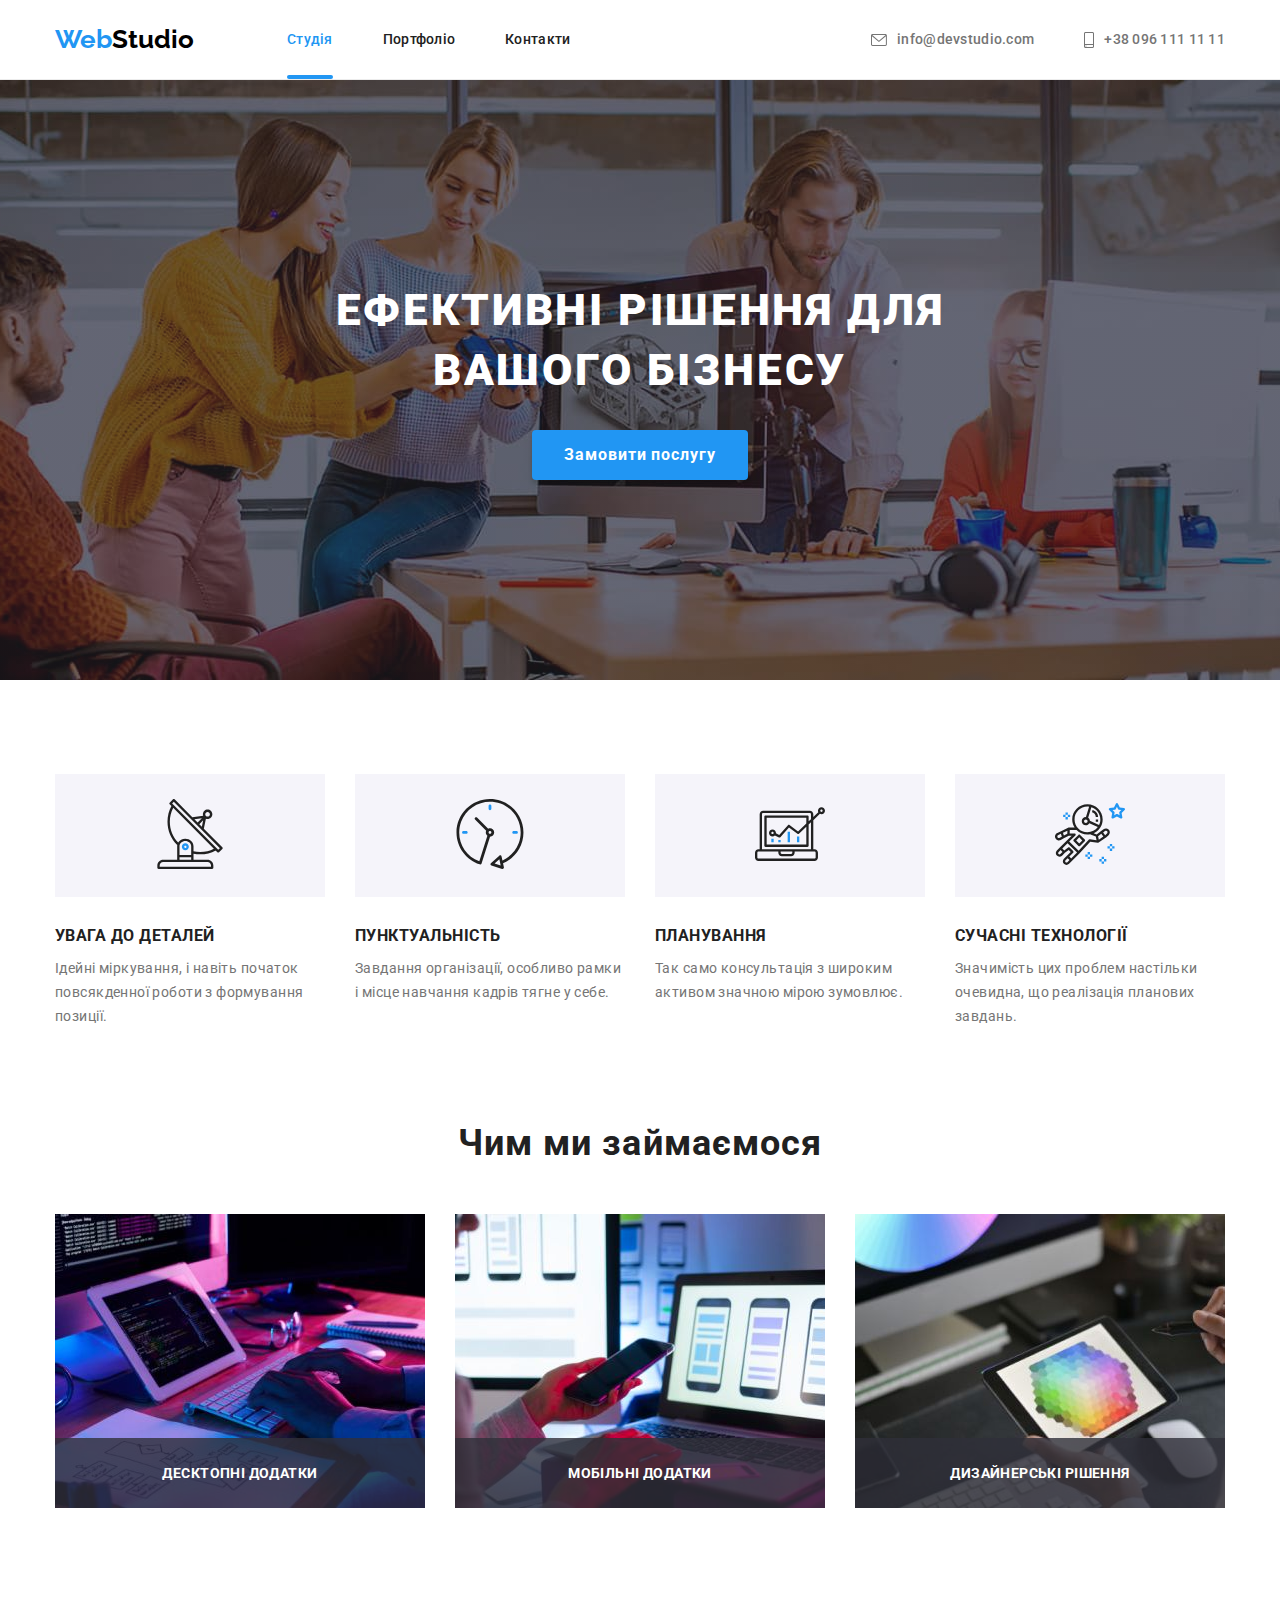
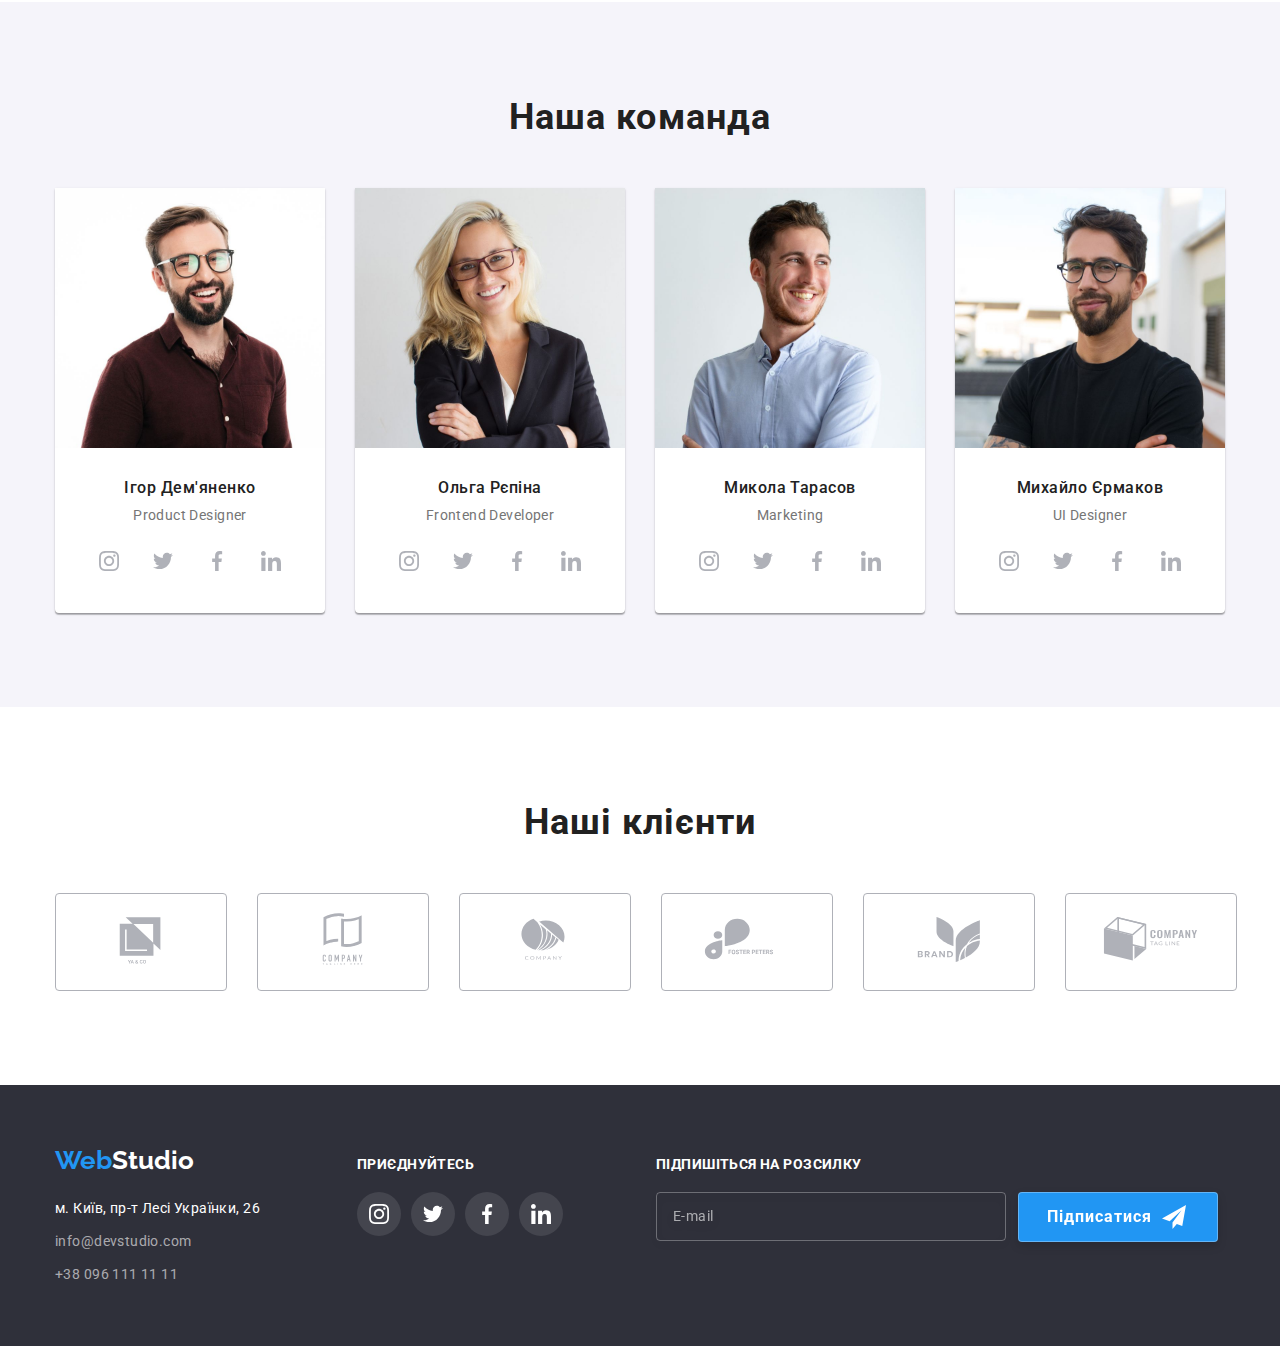
<file: index.html>
<!DOCTYPE html>
<html lang="uk">

<head>
  <meta charset="UTF-8" />
  <meta http-equiv="X-UA-Compatible" content="IE=edge" />
  <meta name="viewport" content="width=device-width, initial-scale=1.0" />
  <link rel="preconnect" href="https://fonts.googleapis.com" />
  <link rel="preconnect" href="https://fonts.gstatic.com" crossorigin />
  <link
    href="https://fonts.googleapis.com/css2?family=Montserrat:wght@400;700&family=Raleway:wght@700&family=Roboto:wght@400;500;700;900&display=swap"
    rel="stylesheet" />
  <link rel="stylesheet"
    href="https://cdnjs.cloudflare.com/ajax/libs/modern-normalize/1.1.0/modern-normalize.min.css" />
  <link rel="stylesheet" href="./css/styles.css" />
  <title>Студія</title>
</head>

<body>
  <!-- header -->
  <header class="header">
    <div class="container">
      <!--logo-->
      <a class="logo" href="./index.html" lang="en"><span class="logo-accent">Web</span>Studio</a>
      <!--nav-->
      <nav class="nav">
        <ul class="list">
          <li class="item">
            <a class="link link-current" href="./index.html">Студія</a>
          </li>
          <li class="item"><a class="link" href="./portfolio.html">Портфоліо</a></li>
          <li class="item"><a class="link" href="">Контакти</a></li>
        </ul>
      </nav>
      <!--contacts-->
      <ul class="contacts">
        <li class="item">
          <a class="link" href="mailto:info@devstudio.com" lang="en"><svg class="contacts-icon" width="16" height="12">
              <use href="./images/symbol-defs.svg#icon-envelope"></use>
            </svg>info@devstudio.com</a>
        </li>
        <li class="item">
          <a class="link" href="tel:+380961111111"><svg class="contacts-icon" width="10" height="16">
              <use href="./images/symbol-defs.svg#icon-smartphone"></use>
            </svg>+38 096 111 11 11</a>
        </li>
      </ul>
    </div>
  </header>
  <!-- main -->
  <main>
    <!--section-hero -->
    <section class="section hero">
      <div class="container">
        <h1 class="title">Ефективні рішення для вашого бізнесу</h1>
        <button data-modal-open class="button" type="button">Замовити послугу</button>
      </div>
    </section>
    <!-- section-features -->
    <section class="section features">
      <div class="container">
        <h2 class="features-title">Наші переваги</h2>
        <ul class="features-list">
          <li class="item">
            <div class="features-thumb">
              <svg class="features-icon" width="70" height="70">
                <use href="./images/symbol-defs.svg#icon-antenna"></use>
              </svg>
            </div>
            <h3 class="title">Увага до деталей</h3>
            <p class="text">
              Ідейні міркування, і навіть початок повсякденної роботи з формування позиції.
            </p>
          </li>
          <li class="item">
            <div class="features-thumb">
              <svg class="features-icon" width="70" height="70">
                <use href="./images/symbol-defs.svg#icon-clock"></use>
              </svg>
            </div>
            <h3 class="title">Пунктуальність</h3>
            <p class="text">
              Завдання організації, особливо рамки і місце навчання кадрів тягне у себе.
            </p>
          </li>
          <li class="item">
            <div class="features-thumb">
              <svg class="features-icon" width="70" height="70">
                <use href="./images/symbol-defs.svg#icon-diagram"></use>
              </svg>
            </div>
            <h3 class="title">Планування</h3>
            <p class="text">Так само консультація з широким активом значною мірою зумовлює.</p>
          </li>
          <li class="item">
            <div class="features-thumb">
              <svg class="features-icon" width="70" height="70">
                <use href="./images/symbol-defs.svg#icon-astronaut"></use>
              </svg>
            </div>
            <h3 class="title">Сучасні технології</h3>
            <p class="text">
              Значимість цих проблем настільки очевидна, що реалізація планових завдань.
            </p>
          </li>
        </ul>
      </div>
    </section>
    <!-- section-work -->
    <section class="section work">
      <div class="container">
        <h2 class="work-title">Чим ми займаємося</h2>
        <ul class="list">
          <li class="item">
            <img class="img-no-gap" src="./images/box-1.jpg" alt="Написання коду" width="370" height="294" />
            <div class="description">Десктопні додатки</div>
          </li>
          <li class="item">
            <img class="img-no-gap" src="./images/box-2.jpg" alt="Адаптація під мобільні пристрої" width="370"
              height="294" />
            <div class="description">Мобільні додатки</div>
          </li>
          <li class="item">
            <img class="img-no-gap" src="./images/box-3.jpg" alt="Розробка дизайну" width="370" height="294" />
            <div class="description">Дизайнерські рішення </div>
          </li>
        </ul>
      </div>
    </section>
    <!-- section-team -->
    <section class="section team">
      <div class="container">
        <h2 class="team-title">Наша команда</h2>
        <ul class="list">
          <li class="item">
            <img class="img-no-gap" src="./images/img-1.jpg" alt="Ігор Дем'яненко" width="270" height="260" />
            <div class="team-card">
              <h3 class="title">Ігор Дем'яненко</h3>
              <p class="text" lang="en">Product Designer</p>
              <ul class="social-list">
                <li class="social-item">
                  <a href="" class="social-link">
                    <svg class="social-icon" width="20" height="20">
                      <use href="./images/symbol-defs.svg#icon-instagram"></use>
                    </svg>
                  </a>
                </li>
                <li class="social-item">
                  <a href="" class="social-link">
                    <svg class="social-icon" width="20" height="20">
                      <use href="./images/symbol-defs.svg#icon-twitter"></use>
                    </svg>
                  </a>
                </li>
                <li class="social-item">
                  <a href="" class="social-link">
                    <svg class="social-icon" width="20" height="20">
                      <use href="./images/symbol-defs.svg#icon-facebook"></use>
                    </svg>
                  </a>
                </li>
                <li class="social-item">
                  <a href="" class="social-link">
                    <svg class="social-icon" width="20" height="20">
                      <use href="./images/symbol-defs.svg#icon-linkedin"></use>
                    </svg>
                  </a>
                </li>
              </ul>
            </div>
          </li>
          <li class="item">
            <img class="img-no-gap" src="./images/img-2.jpg" alt="Ольга Рєпіна" width="270" height="260" />
            <div class="team-card">
              <h3 class="title">Ольга Рєпіна</h3>
              <p class="text" lang="en">Frontend Developer</p>
              <ul class="social-list">
                <li class="social-item">
                  <a href="" class="social-link">
                    <svg class="social-icon" width="20" height="20">
                      <use href="./images/symbol-defs.svg#icon-instagram"></use>
                    </svg>
                  </a>
                </li>
                <li class="social-item">
                  <a href="" class="social-link">
                    <svg class="social-icon" width="20" height="20">
                      <use href="./images/symbol-defs.svg#icon-twitter"></use>
                    </svg>
                  </a>
                </li>
                <li class="social-item">
                  <a href="" class="social-link">
                    <svg class="social-icon" width="20" height="20">
                      <use href="./images/symbol-defs.svg#icon-facebook"></use>
                    </svg>
                  </a>
                </li>
                <li class="social-item">
                  <a href="" class="social-link">
                    <svg class="social-icon" width="20" height="20">
                      <use href="./images/symbol-defs.svg#icon-linkedin"></use>
                    </svg>
                  </a>
                </li>
              </ul>
            </div>
          </li>
          <li class="item">
            <img class="img-no-gap" src="./images/img-3.jpg" alt="Микола Тарасов" width="270" height="260" />
            <div class="team-card">
              <h3 class="title">Микола Тарасов</h3>
              <p class="text" lang="en">Marketing</p>
              <ul class="social-list">
                <li class="social-item">
                  <a href="" class="social-link">
                    <svg class="social-icon" width="20" height="20">
                      <use href="./images/symbol-defs.svg#icon-instagram"></use>
                    </svg>
                  </a>
                </li>
                <li class="social-item">
                  <a href="" class="social-link">
                    <svg class="social-icon" width="20" height="20">
                      <use href="./images/symbol-defs.svg#icon-twitter"></use>
                    </svg>
                  </a>
                </li>
                <li class="social-item">
                  <a href="" class="social-link">
                    <svg class="social-icon" width="20" height="20">
                      <use href="./images/symbol-defs.svg#icon-facebook"></use>
                    </svg>
                  </a>
                </li>
                <li class="social-item">
                  <a href="" class="social-link">
                    <svg class="social-icon" width="20" height="20">
                      <use href="./images/symbol-defs.svg#icon-linkedin"></use>
                    </svg>
                  </a>
                </li>
              </ul>
            </div>
          </li>
          <li class="item">
            <img class="img-no-gap" src="./images/img-4.jpg" alt="Михайло Єрмаков" width="270" height="260" />
            <div class="team-card">
              <h3 class="title">Михайло Єрмаков</h3>
              <p class="text" lang="en">UI Designer</p>
              <ul class="social-list">
                <li class="social-item">
                  <a href="" class="social-link">
                    <svg class="social-icon" width="20" height="20">
                      <use href="./images/symbol-defs.svg#icon-instagram"></use>
                    </svg>
                  </a>
                </li>
                <li class="social-item">
                  <a href="" class="social-link">
                    <svg class="social-icon" width="20" height="20">
                      <use href="./images/symbol-defs.svg#icon-twitter"></use>
                    </svg>
                  </a>
                </li>
                <li class="social-item">
                  <a href="" class="social-link">
                    <svg class="social-icon" width="20" height="20">
                      <use href="./images/symbol-defs.svg#icon-facebook"></use>
                    </svg>
                  </a>
                </li>
                <li class="social-item">
                  <a href="" class="social-link">
                    <svg class="social-icon" width="20" height="20">
                      <use href="./images/symbol-defs.svg#icon-linkedin"></use>
                    </svg>
                  </a>
                </li>
              </ul>
            </div>
          </li>
        </ul>
      </div>
    </section>
    <section class="section clients">
      <div class="container">
        <h2 class="title">Наші клієнти</h2>
        <ul class="list">
          <li class="item">
            <a href="" class="link">
              <svg class="client-logo" width="106" height="60">
                <use href="./images/symbol-defs.svg#icon-logo-1"></use>
              </svg>
            </a>
          </li>
          <li class="item">
            <a href="" class="link">
              <svg class="client-logo" width="106" height="60">
                <use href="./images/symbol-defs.svg#icon-logo-2"></use>
              </svg>
            </a>
          </li>
          <li class="item">
            <a href="" class="link">
              <svg class="client-logo" width="106" height="60">
                <use href="./images/symbol-defs.svg#icon-logo-3"></use>
              </svg>
            </a>
          </li>
          <li class="item">
            <a href="" class="link">
              <svg class="client-logo" width="106" height="60">
                <use href="./images/symbol-defs.svg#icon-logo-4"></use>
              </svg>
            </a>
          </li>
          <li class="item">
            <a href="" class="link">
              <svg class="client-logo" width="106" height="60">
                <use href="./images/symbol-defs.svg#icon-logo-5"></use>
              </svg>
            </a>
          </li>
          <li class="item">
            <a href="" class="link">
              <svg class="client-logo" width="106" height="60">
                <use href="./images/symbol-defs.svg#icon-logo-6"></use>
              </svg>
            </a>
          </li>
        </ul>
            </div>
    </section>

  </main>
  <footer class="footer">
    <div class="container footer-container">
      <div>
        <a class="logo" href="./index.html" lang="en">
          <span class="logo-accent">Web</span>Studio</a>
        <address class="address">
          <ul class="list">
            <li class="item">
              <a href="https://goo.gl/maps/Yz7MCniwzXUrZasD7" class="location" target="_blank">м. Київ, пр-т Лесі
                Українки, 26</a>
            </li>
            <li class="item">
              <a class="link" href="mailto:info@devstudio.com" lang="en">info@devstudio.com</a>
            </li>
            <li class="item">
              <a class="link" href="tel:+380961111111">+38 096 111 11 11</a>
            </li>
          </ul>
        </address>
      </div>
      <div class="follow">
        <h3 class="title">Приєднуйтесь</h3>
        <ul class="follow-list">
          <li class="follow-item">
            <a href="" class="follow-link">
              <svg class="follow-icon" width="20" height="20">
                <use href="./images/symbol-defs.svg#icon-instagram"></use>
              </svg>
            </a>
          </li>
          <li class="follow-item">
            <a href="" class="follow-link">
              <svg class="follow-icon" width="20" height="20">
                <use href="./images/symbol-defs.svg#icon-twitter"></use>
              </svg>
            </a>
          </li>
          <li class="follow-item">
            <a href="" class="follow-link">
              <svg class="follow-icon" width="20" height="20">
                <use href="./images/symbol-defs.svg#icon-facebook"></use>
              </svg>
            </a>
          </li>
          <li class="follow-item">
            <a href="" class="follow-link">
              <svg class="follow-icon" width="20" height="20">
                <use href="./images/symbol-defs.svg#icon-linkedin"></use>
              </svg>
            </a>
          </li>
        </ul>
      </div>
      <div class="subscribe">
        <label for="subscribe-email">Підпишіться на розсилку</label>
        <form class="subscribe-form">
          <input type="email" name="subscribe-email" id="subscribe-email" placeholder="E-mail">
          <button type="submit" class="submit-email">Підписатися
            <svg class="send" width="24" height="24">
              <use href="./images/symbol-defs.svg#icon-send"></use>
            </svg>
          </button>
        </form>
      </div>
    </div>
  </footer>
  <!-- Modal window -->
  <div class="backdrop is-hidden" data-modal>
    <div class="modal">
      <button data-modal-close type="button" class="close-modal-button">
        <svg width="11" height="11">
          <use href="./images/symbol-defs.svg#icon-close"></use>
        </svg>
      </button>
      <h2 class="form-title">Залиште свої дані, ми вам передзвонимо</h2>
      <form class="form">

        <div class="input-area">

          <label for="name">Ім'я</label>
          <div class="input">
            <input type="text" name="name" id="name">
            <svg class="icon" width="18" height="18">
              <use href="./images/symbol-defs.svg#icon-name"></use>
            </svg>
          </div>

          <label for="tel">Телефон</label>
          <div class="input">
            <input type="tel" name="tel" id="tel">
            <svg class="icon" width="18" height="18">
              <use href="./images/symbol-defs.svg#icon-tel"></use>
            </svg>
          </div>

          <label for="email">Пошта</label>
          <div class="input">
            <input type="email" name="email" id="email">
            <svg class="icon" width="18" height="18">
              <use href="./images/symbol-defs.svg#icon-email"></use>
            </svg>
          </div>

          <label for="comment">Коментар</label>
          <textarea name="comment" id="comment" rows="5" placeholder="Введіть текст"></textarea>
        </div>

        <div class="confirm">
          <label class="checkbox-label">
            <input class="checkbox" type="checkbox" name="confirm">
            <span class="icon">
              <!-- <svg width="16" height="15">
                <use href="./images/symbol-defs.svg#icon-check"></use>
              </svg> -->
            </span>
            Погоджуюся з розсилкою та приймаю &nbsp;<a href="" class="link">Умови договору</a>
          </label>
        </div>

        <button class="submit-btn" type="submit">Відправити</button>
      </form>
    </div>
  </div>
  <script src="./js/modal.js"></script>
</body>
</html>
</file>
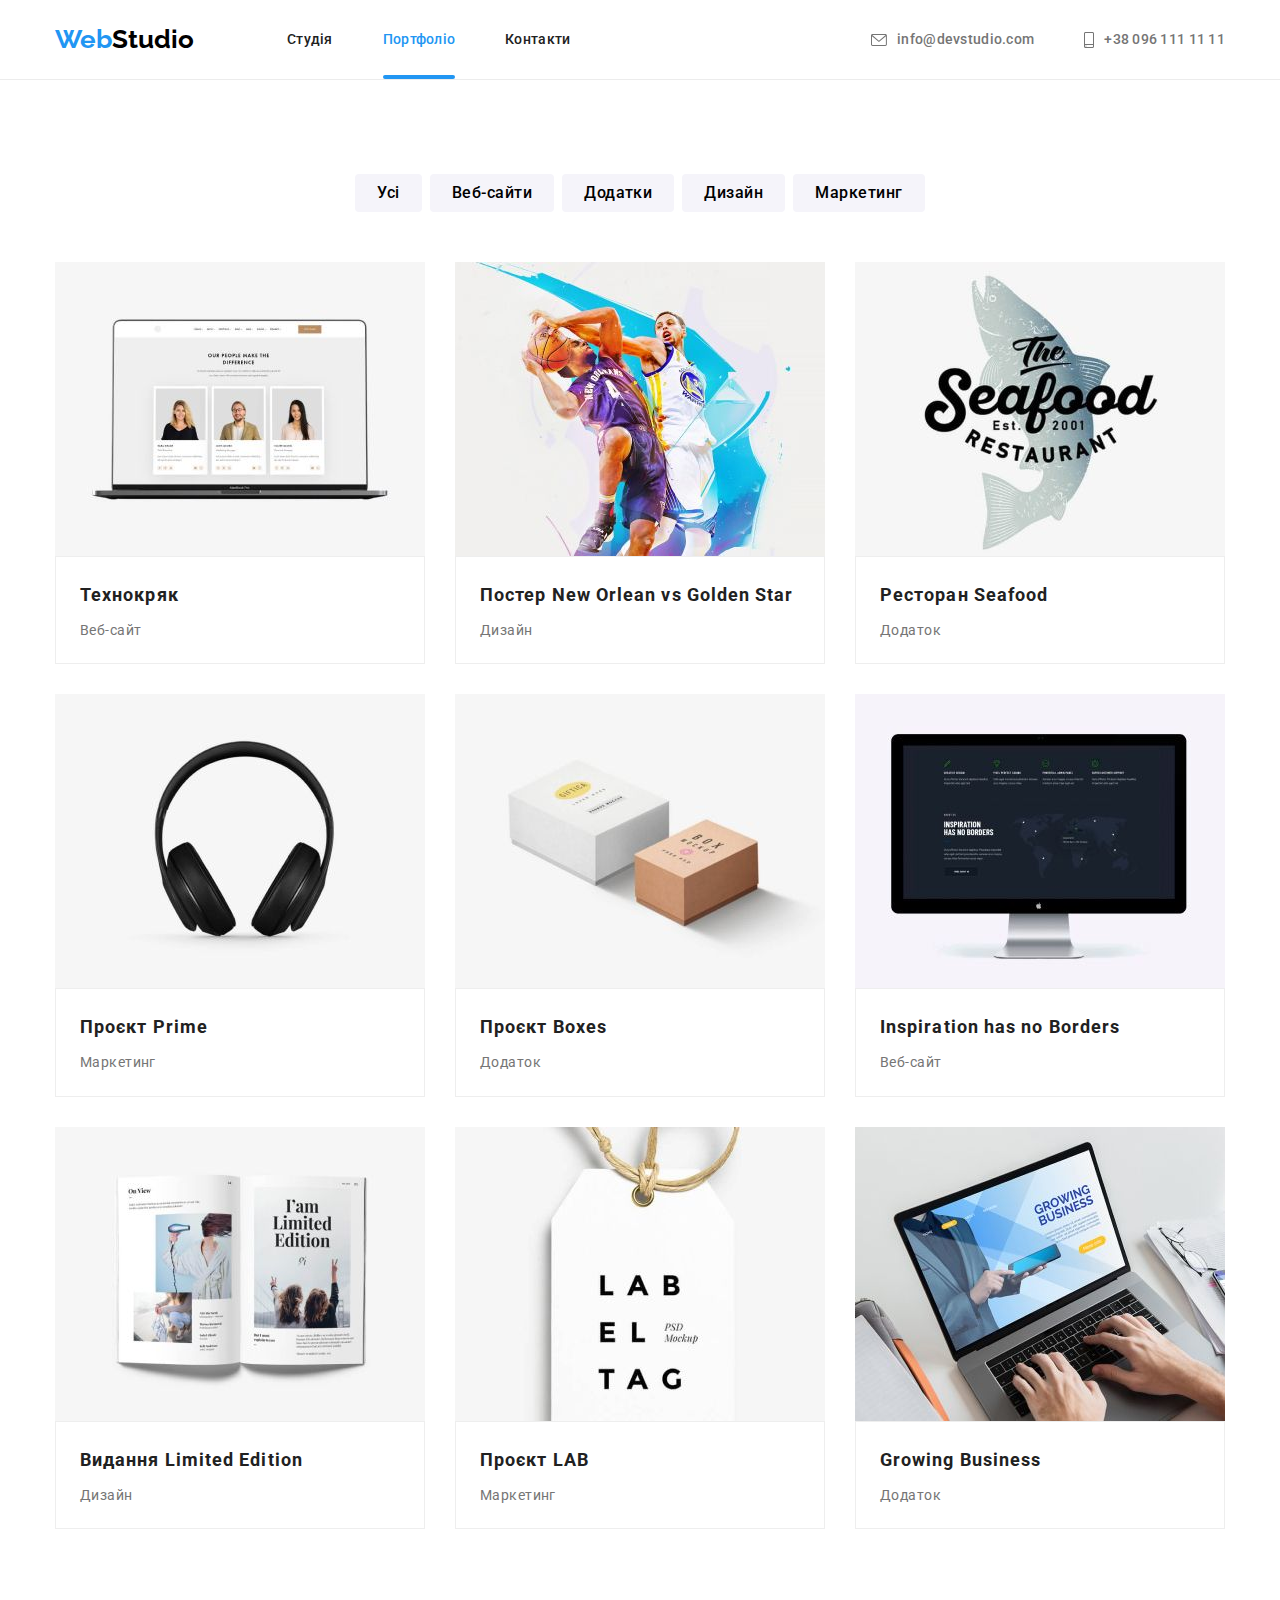
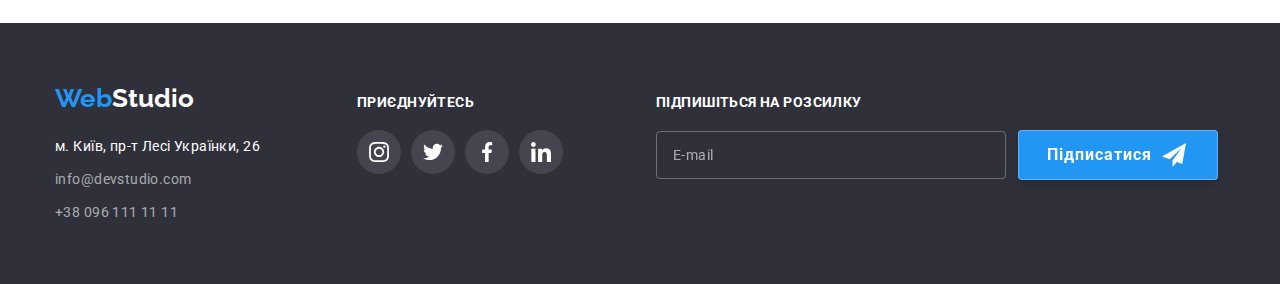
<file: portfolio.html>
<!DOCTYPE html>
<html lang="uk">

<head>
  <meta charset="UTF-8" />
  <meta http-equiv="X-UA-Compatible" content="IE=edge" />
  <meta name="viewport" content="width=device-width, initial-scale=1.0" />
  <link rel="preconnect" href="https://fonts.googleapis.com" />
  <link rel="preconnect" href="https://fonts.gstatic.com" crossorigin />
  <link
    href="https://fonts.googleapis.com/css2?family=Montserrat:wght@400;700&family=Raleway:wght@700&family=Roboto:wght@400;500;700;900&display=swap"
    rel="stylesheet" />
  <link rel="stylesheet"
    href="https://cdnjs.cloudflare.com/ajax/libs/modern-normalize/1.1.0/modern-normalize.min.css" />
  <link rel="stylesheet" href="./css/styles.css" />
  <title>Портфоліо</title>
</head>

<body>
  <header class="header">
    <div class="container">
      <!--logo-->
      <a class="logo" href="./index.html" lang="en"><span class="logo-accent">Web</span>Studio</a>
      <!--nav-->
      <nav class="nav">
        <ul class="list">
          <li class="item">
            <a class="link" href="./index.html">Студія</a>
          </li>
          <li class="item"><a class="link link-current" href="./portfolio.html">Портфоліо</a></li>
          <li class="item"><a class="link" href="">Контакти</a></li>
        </ul>
      </nav>
      <!--contacts-->
      <ul class="contacts">
        <li class="item">
          <a class="link" href="mailto:info@devstudio.com" lang="en"><svg class="contacts-icon" width="16" height="12">
              <use href="./images/symbol-defs.svg#icon-envelope"></use>
            </svg>info@devstudio.com</a>
        </li>
        <li class="item">
          <a class="link" href="tel:+380961111111"><svg class="contacts-icon" width="10" height="16">
              <use href="./images/symbol-defs.svg#icon-smartphone"></use>
            </svg>+38 096 111 11 11</a>
        </li>
      </ul>
    </div>
  </header>
  <main>
    <section class="section portfolio">
      <div class="container">
        <h1 class="portfolio-title">Портфоліо</h1>
        <ul class="filter">
          <li class="item"><button class="button" type="button">Усі</button></li>
          <li class="item">
            <button class="button" type="button">Веб-сайти</button>
          </li>
          <li class="item">
            <button class="button" type="button">Додатки</button>
          </li>
          <li class="item"><button class="button" type="button">Дизайн</button></li>
          <li class="item">
            <button class="button" type="button">Маркетинг</button>
          </li>
        </ul>
        <ul class="portfolio-list">
          <li class="item">
            <a href="">
              <div class="thumb">
                <img class="img-no-gap" src="./images/portfolio-1.jpg" alt="Технокряк" width="370" height="294" />
                <div class="overlay">
                  <p class="overlay-text">
                    Ресурс пропонує комплексні пропозиції з різним рівнем функціоналу та сервісів. Все це
                    дозволить відвідувачу отримати вичерпні відомості про компанію чи приватну особу.
                  </p>
                </div>
              </div>
              <div class="portfolio-card">
                <h2 class="title">Технокряк</h2>
                <p class="text">Веб-сайт</p>
              </div>
            </a>
          </li>
          <li class="item">
            <a href="">
              <div class="thumb">
                <img class="img-no-gap" src="./images/portfolio-2.jpg" alt="Постер New Orlean vs Golden Star"
                  width="370" height="294" />
                <div class="overlay">
                  <p class="overlay-text">
                    Ресурс пропонує комплексні пропозиції з різним рівнем функціоналу та сервісів. Все це
                    дозволить відвідувачу отримати вичерпні відомості про компанію чи приватну особу.
                  </p>
                </div>
              </div>
              <div class="portfolio-card">
                <h2 class="title">Постер <span lang="en">New Orlean vs Golden Star</span></h2>
                <p class="text">Дизайн</p>
              </div>
            </a>
          </li>
          <li class="item">
            <a href="">
              <div class="thumb">
                <img class="img-no-gap" src="./images/portfolio-3.jpg" alt="Ресторан Seafood" width="370"
                  height="294" />
                <div class="overlay">
                  <p class="overlay-text">
                    Ресурс пропонує комплексні пропозиції з різним рівнем функціоналу та сервісів. Все це
                    дозволить відвідувачу отримати вичерпні відомості про компанію чи приватну особу.
                  </p>
                </div>
              </div>
              <div class="portfolio-card">
                <h2 class="title">Ресторан <span lang="en">Seafood</span></h2>
                <p class="text">Додаток</p>
              </div>
            </a>
          </li>
          <li class="item">
            <a href="">
              <div class="thumb">
                <img class="img-no-gap" src="./images/portfolio-4.jpg" alt="Проєкт Prime" width="370" height="294" />
                <div class="overlay">
                  <p class="overlay-text">
                    Ресурс пропонує комплексні пропозиції з різним рівнем функціоналу та сервісів. Все це
                    дозволить відвідувачу отримати вичерпні відомості про компанію чи приватну особу.
                  </p>
                </div>
              </div>
              <div class="portfolio-card">
                <h2 class="title">Проєкт <span lang="en">Prime</span></h2>
                <p class="text">Маркетинг</p>
              </div>
            </a>
          </li>
          <li class="item">
            <a href="">
              <div class="thumb">
                <img class="img-no-gap" src="./images/portfolio-5.jpg" alt="Проєкт Boxes" width="370" height="294" />
                <div class="overlay">
                  <p class="overlay-text">
                    Ресурс пропонує комплексні пропозиції з різним рівнем функціоналу та сервісів. Все це
                    дозволить відвідувачу отримати вичерпні відомості про компанію чи приватну особу.
                  </p>
                </div>
              </div>
              <div class="portfolio-card">
                <h2 class="title">Проєкт <span lang="en">Boxes</span></h2>
                <p class="text">Додаток</p>
              </div>
            </a>
          </li>
          <li class="item">
            <a href="">
              <div class="thumb">
                <img class="img-no-gap" src="./images/portfolio-6.jpg" alt="Inspiration has no Borders" width="370"
                  height="294" />
                <div class="overlay">
                  <p class="overlay-text">
                    Ресурс пропонує комплексні пропозиції з різним рівнем функціоналу та сервісів. Все це
                    дозволить відвідувачу отримати вичерпні відомості про компанію чи приватну особу.
                  </p>
                </div>
              </div>
              <div class="portfolio-card">
                <h2 class="title"><span lang="en">Inspiration has no Borders</span></h2>
                <p class="text">Веб-сайт</p>
              </div>
            </a>
          </li>
          <li class="item">
            <a href="">
              <div class="thumb">
                <img class="img-no-gap" src="./images/portfolio-7.jpg" alt="Видання Limited Edition" width="370"
                  height="294" />
                <div class="overlay">
                  <p class="overlay-text">
                    Ресурс пропонує комплексні пропозиції з різним рівнем функціоналу та сервісів. Все це
                    дозволить відвідувачу отримати вичерпні відомості про компанію чи приватну особу.
                  </p>
                </div>
              </div>
              <div class="portfolio-card">
                <h2 class="title">Видання<span lang="en"> Limited Edition</span></h2>
                <p class="text">Дизайн</p>
              </div>
            </a>
          </li>
          <li class="item">
            <a href="">
              <div class="thumb">
                <img class="img-no-gap" src="./images/portfolio-8.jpg" alt="Проєкт LAB" width="370" height="294" />
                <div class="overlay">
                  <p class="overlay-text">
                    Ресурс пропонує комплексні пропозиції з різним рівнем функціоналу та сервісів. Все це
                    дозволить відвідувачу отримати вичерпні відомості про компанію чи приватну особу.
                  </p>
                </div>
              </div>
              <div class="portfolio-card">
                <h2 class="title">Проєкт <span lang="en">LAB</span></h2>
                <p class="text">Маркетинг</p>
              </div>
            </a>
          </li>
          <li class="item">
            <a href="">
              <div class="thumb">
                <img class="img-no-gap" src="./images/portfolio-9.jpg" alt="Growing Business" width="370"
                  height="294" />
                <div class="overlay">
                  <p class="overlay-text">
                    Ресурс пропонує комплексні пропозиції з різним рівнем функціоналу та сервісів. Все це
                    дозволить відвідувачу отримати вичерпні відомості про компанію чи приватну особу.
                  </p>
                </div>
              </div>
              <div class="portfolio-card">
                <h2 class="title"><span lang="en">Growing Business</span></h2>
                <p class="text">Додаток</p>
              </div>
            </a>
          </li>
        </ul>
      </div>
    </section>
  </main>
  <footer class="footer">
    <div class="container footer-container">
      <div>
        <a class="logo" href="./index.html" lang="en">
          <span class="logo-accent">Web</span>Studio</a>
        <address class="address">
          <ul class="list">
            <li class="item">
              <a href="https://goo.gl/maps/Yz7MCniwzXUrZasD7" class="location" target="_blank">м. Київ, пр-т Лесі
                Українки, 26</a>
            </li>
            <li class="item">
              <a class="link" href="mailto:info@devstudio.com" lang="en">info@devstudio.com</a>
            </li>
            <li class="item">
              <a class="link" href="tel:+380961111111">+38 096 111 11 11</a>
            </li>
          </ul>
        </address>
      </div>
      <div class="follow">
        <h3 class="title">Приєднуйтесь</h3>
        <ul class="follow-list">
          <li class="follow-item">
            <a href="" class="follow-link">
              <svg class="follow-icon" width="20" height="20">
                <use href="./images/symbol-defs.svg#icon-instagram"></use>
              </svg>
            </a>
          </li>
          <li class="follow-item">
            <a href="" class="follow-link">
              <svg class="follow-icon" width="20" height="20">
                <use href="./images/symbol-defs.svg#icon-twitter"></use>
              </svg>
            </a>
          </li>
          <li class="follow-item">
            <a href="" class="follow-link">
              <svg class="follow-icon" width="20" height="20">
                <use href="./images/symbol-defs.svg#icon-facebook"></use>
              </svg>
            </a>
          </li>
          <li class="follow-item">
            <a href="" class="follow-link">
              <svg class="follow-icon" width="20" height="20">
                <use href="./images/symbol-defs.svg#icon-linkedin"></use>
              </svg>
            </a>
          </li>
        </ul>
      </div>
      <div class="subscribe">
        <label for="subscribe-email">Підпишіться на розсилку</label>
        <form class="subscribe-form">
          <input type="email" name="subscribe-email" id="subscribe-email" placeholder="E-mail">
          <button type="submit" class="submit-email">Підписатися
            <svg class="send" width="24" height="24">
              <use href="./images/symbol-defs.svg#icon-send"></use>
            </svg>
          </button>
        </form>
      </div>
    </div>
  </footer>
</body>
</html>
</file>
<file: css/styles.css>
:root {
  /* Colors */
  --primary-background-color: #ffffff;
  --secondary-background-color: #2f303a;
  --tertiary-background-color: #f5f4fa;
  --accent-color: #2196f3;
  --primary-text-color: #212121;
  --secondary-text-color: #757575;
  --tertiary-text-color: #ffffff;
  --secondary-text-color-transparency: rgba(255, 255, 255, 0.6);
  --logo-color: #000000;
  --cards-border-color: #eeeeee;
  --header-border-bottom: #ececec;
  --active-button: #188ce8;
  --icon-border: #AFB1B8;

  /* Effects */
  --hover-focus-transition: 250ms cubic-bezier(0.4, 0, 0.2, 1);
}

/* global */
body {
  font-family: 'Roboto', 'Arial', 'Tahoma', sans-serif;
  font-size: 14px;
  font-weight: 400;
  color: var(--primary-text-color);
  background-color: var(--primary-background-color);
}

.container {
  width: 1200px;
  padding-left: 15px;
  padding-right: 15px;
  margin: 0 auto;
}

.section {
  margin-left: auto;
  margin-right: auto;
  padding-top: 94px;
  padding-bottom: 94px;
}

ul {
  list-style: none;
  padding: 0;
  margin: 0;
}

a {
  text-decoration: none;
  color: currentColor;
}

h1,
h2,
h3,
p {
  margin-top: 0px;
  margin-bottom: 0px;
}

.img-no-gap {
  display: block;
}

/* index */

/* main */

/* header */

.header {
  margin-right: auto;
  margin-left: auto;
  font-weight: 500;
  border-bottom: 1px solid var(--header-border-bottom);
}

.header .container {
  display: flex;
  align-items: center;
}

/* logo */

.logo {
  padding-top: 24px;
  padding-bottom: 24px;
  margin-right: 93px;
  text-decoration: none;
  font-family: 'Raleway', sans-serif;
  font-size: 26px;
  font-weight: 700;
  line-height: calc(31 / 26);
  color: var(--logo-color);
}

.logo-accent {
  color: var(--accent-color);
}

/* nav */

.nav .list {
  display: flex;
}

.nav .item:not(:last-child) {
  margin-right: 50px;
}

.nav .link {
  padding-top: 32px;
  padding-bottom: 32px;
  line-height: calc(16 / 14);
  letter-spacing: 0.02em;
  color: var(--primary-text-color);
  transition: color var(--hover-focus-transition)
}

.nav .link-current {
  position: relative;
  color: var(--accent-color);
}

.nav .link-current::after {
  content: '';
  position: absolute;
  bottom: 0;
  display: block;
  width: 100%;
  height: 4px;
  background-color: var(--accent-color);
  border-radius: 2px;
}

.nav .link:hover,
.nav .link:focus {
  color: var(--accent-color);
}

/* contacts */

.contacts {
  display: flex;
  margin-left: auto;
}

.contacts .item:not(:last-child) {
  margin-right: 50px;
}

.contacts-icon {
  fill: currentColor;
  margin-right: 10px;
  vertical-align: middle;
}

.contacts .link {
  padding-top: 32px;
  padding-bottom: 32px;
  line-height: calc(16 / 14);
  letter-spacing: 0.02em;
  color: var(--secondary-text-color);
  transition: color var(--hover-focus-transition);
}

.contacts .link:hover,
.contacts .link:focus {
  color: var(--accent-color);
}

/* hero */

.hero {
  padding-top: 200px;
  padding-bottom: 200px;
  margin-left: auto;
  margin-right: auto;
  height: 600px;
  background-color: var(--secondary-background-color);
  background-image: linear-gradient(to right, rgba(47, 48, 58, 0.4), rgba(47, 48, 58, 0.4)), url('../images/hero.jpg');
  background-repeat: no-repeat;
  background-position: center;
  text-align: center;
}

.hero .title {
  display: block;
  max-width: 696px;
  margin-left: auto;
  margin-right: auto;
  margin-bottom: 30px;
  font-weight: 900;
  font-size: 44px;
  line-height: calc(60 / 44);
  text-align: center;
  letter-spacing: 0.06em;
  text-transform: uppercase;
  color: var(--tertiary-text-color);
}

.hero .button {
  padding: 10px 32px;
  font-family: inherit;
  font-weight: 700;
  font-size: 16px;
  line-height: calc(30 / 16);
  letter-spacing: 0.06em;
  color: var(--tertiary-text-color);
  background-color: var(--accent-color);
  box-shadow: 0px 4px 4px rgba(0, 0, 0, 0.15);
  border: none;
  border-radius: 4px;
  cursor: pointer;
  transition: background-color var(--hover-focus-transition);
}

.hero .button:hover,
.hero .button:focus {
  background-color: var(--active-button);
}

/* features */

.features {
  padding-bottom: 0px;
}

.features-title {
  /* hidden */
  position: absolute;
  width: 1px;
  height: 1px;
  margin: -1px;
  border: 0;
  padding: 0;

  white-space: nowrap;
  clip-path: inset(100%);
  clip: rect(0 0 0 0);
  overflow: hidden;
}

.features-list {
  display: flex;
  gap: 30px;
}

.features .item {
  width: calc((100% - 90px) / 4);
}

.features-thumb {
  background-color: var(--tertiary-background-color);
  padding: 25px 100px;
  margin-bottom: 30px;
}

.features .title {
  font-weight: 700;
  line-height: calc(16 / 14);
  letter-spacing: 0.03em;
  text-transform: uppercase;
}

.features .text {
  margin-top: 10px;
  line-height: calc(24 / 14);
  letter-spacing: 0.03em;
  color: var(--secondary-text-color);
}

/* work */

.work-title {
  margin-bottom: 50px;
  font-weight: 700;
  font-size: 36px;
  line-height: calc(42 / 36);
  text-align: center;
  letter-spacing: 0.03em;
}

.work .list {
  display: flex;
  gap: 30px;
}

.work .item {
  position: relative;
  flex-basis: calc((100% - 60px) / 3);
}

.work .description {
  position: absolute;
  left: 0;
  bottom: 0;
  padding: 27px;
  height: 70px;
  width: 100%;
  text-transform: uppercase;
  font-weight: 700;
  line-height: calc(16/14);
  text-align: center;
  letter-spacing: 0.03em;
  color: var(--tertiary-text-color);
  background-color: rgba(47, 48, 58, 0.8);
}

/* team */

.team {
  background-color: var(--tertiary-background-color);
}

.team-title {
  margin-bottom: 50px;
  font-weight: 700;
  font-size: 36px;
  line-height: calc(42 / 36);
  text-align: center;
  letter-spacing: 0.03em;
}

.team .list {
  display: flex;
  gap: 30px;
}

.team .item {
  flex-basis: calc((100% - 90px) / 4);
  background-color: var(--primary-background-color);
  border-radius: 0px 0px 4px 4px;
  box-shadow: 0px 1px 3px rgba(0, 0, 0, 0.12), 0px 1px 1px rgba(0, 0, 0, 0.14),
    0px 2px 1px rgba(0, 0, 0, 0.2);
}

.team-card {
  padding: 30px 32px;
}

.team .title {
  margin-bottom: 10px;
  font-weight: 500;
  font-size: 16px;
  line-height: calc(19 / 16);
  text-align: center;
  letter-spacing: 0.03em;
}

.team .text {
  margin-bottom: 16px;
  line-height: calc(19 / 16);
  text-align: center;
  letter-spacing: 0.03em;
  color: var(--secondary-text-color);
}

.social-list {
  display: flex;
  gap: 10px;
}

.social-link {
  display: block;
  padding: 12px;
  width: 44px;
  height: 44px;
  border-radius: 50%;
  fill: var(--icon-border);
  transition: background-color var(--hover-focus-transition), fill var(--hover-focus-transition);
}

.social-link:hover,
.social-link:focus {
  fill: var(--primary-background-color);
  background-color: var(--accent-color);
}

/* clients */

.clients .title {
  margin-bottom: 50px;
  font-size: 36px;
  font-weight: 700;
  line-height: calc(42/36);
  text-align: center;
  letter-spacing: 0.03em;
}

.clients .list {
  display: flex;
  gap: 30px;
}

.clients .link {
  display: inline-block;
  padding: 16px 32px;
  color: var(--icon-border);
  border: 1px solid var(--icon-border);
  border-radius: 4px;
  transition: color var(--hover-focus-transition),
    border-color var(--hover-focus-transition);
}

.clients .link:hover,
.clients .link:focus {
  color: var(--accent-color);
  border-color: var(--accent-color);
}


.client-logo {
  fill: currentColor;
}


/* footer */

.footer {
  margin-left: auto;
  margin-right: auto;
  padding-top: 60px;
  padding-bottom: 60px;
  background-color: var(--secondary-background-color);
}

.footer-container {
  display: flex;
  align-items: baseline;
}

.footer .logo {
  display: inline-block;
  margin-top: 0px;
  margin-bottom: 20px;
  padding-top: 0px;
  padding-bottom: 0px;
  color: var(--tertiary-text-color);
}

.footer .location {
  margin-top: 0px;
  margin-bottom: 9px;
  text-decoration: none;
  font-style: normal;
  line-height: calc(24 / 14);
  letter-spacing: 0.03em;
  color: var(--tertiary-text-color);
}

.footer .item:not(:last-child) {
  margin-bottom: 9px;
}

.footer .link {
  font-style: normal;
  line-height: calc(24 / 14);
  letter-spacing: 0.03em;
  color: var(--secondary-text-color-transparency);
  transition: color var(--hover-focus-transition);
}

.footer .link:hover,
.footer .link:focus {
  color: var(--accent-color);
}

.subscribe {
  margin-left: 93px;
}

.subscribe label {
  display: block;
  margin-bottom: 20px;
  text-transform: uppercase;
  font-weight: 700;
  line-height: calc(16/14);
  letter-spacing: 0.03em;
  color: var(--tertiary-text-color);
}

.subscribe-form {
  display: flex;
  align-items: center;
}

.subscribe input {
  margin-right: 12px;
  padding: 15px 16px;
  width: 350px;
  background-color: transparent;
  border: 1px solid rgba(255, 255, 255, 0.3);
  filter: drop-shadow(0px 4px 4px rgba(0, 0, 0, 0.15));
  border-radius: 4px;
  outline: none;
  caret-color: var(--primary-background-color);
}

.subscribe input::placeholder {
  color: rgba(255, 255, 255, 0.6);
  line-height: calc(20/16);
  letter-spacing: 0.03em;
}

.submit-email {
  display: flex;
  align-items: center;
  padding: 10px 28px;
  width: 200px;
  height: 50px;
  background-color: var(--accent-color);
  border: 1px solid rgba(255, 255, 255, 0.3);
  filter: drop-shadow(0px 4px 4px rgba(0, 0, 0, 0.15));
  border-radius: 4px;
  font-weight: 700;
  font-size: 16px;
  line-height: calc(30/16);
  letter-spacing: 0.06em;
  color: var(--tertiary-text-color);
  cursor: pointer;
}

.subscribe .send {
  margin-left: 10px;
}

/* follow */

.follow {
  margin-left: 70px;
}

.follow .title {
  margin-bottom: 20px;
  text-transform: uppercase;
  font-weight: 700;
  font-size: 14px;
  line-height: calc(16/14);
  letter-spacing: 0.03em;
  color: var(--primary-background-color);
}

.follow-list {
  display: flex;
  gap: 10px;
}

.follow-link {
  display: block;
  padding: 12px;
  width: 44px;
  height: 44px;
  border-radius: 50%;
  fill: var(--primary-background-color);
  background: rgba(255, 255, 255, 0.1);
  transition: fill var(--hover-focus-transition),
    background-color var(--hover-focus-transition);
}

.follow-link:hover,
.follow-link:focus {
  fill: var(--primary-background-color);
  background-color: var(--accent-color);
}


/* portfolio */

.filter {
  display: flex;
  list-style: none;
  justify-content: center;
  margin-bottom: 50px;
}

.filter .button {
  background-color: var(--tertiary-background-color);
  padding: 6px 22px;
  font-family: inherit;
  font-weight: 500;
  font-size: 16px;
  line-height: calc(26 / 16);
  text-align: center;
  letter-spacing: 0.03em;
  border: none;
  border-radius: 4px;

  transition: color var(--hover-focus-transition),
    background-color var(--hover-focus-transition),
    box-shadow var(--hover-focus-transition);
}

.filter .item:not(:last-child) {
  margin-right: 8px;
}

.filter .button:hover,
.filter .button:focus {
  color: var(--tertiary-text-color);
  background-color: var(--accent-color);
  box-shadow:
    0px 3px 1px rgba(0, 0, 0, 0.1),
    0px 1px 2px rgba(0, 0, 0, 0.08),
    0px 2px 2px rgba(0, 0, 0, 0.12);
  cursor: pointer;
}

.portfolio-title {
  /* hidden */
  position: absolute;
  width: 1px;
  height: 1px;
  margin: -1px;
  border: 0;
  padding: 0;

  white-space: nowrap;
  clip-path: inset(100%);
  clip: rect(0 0 0 0);
  overflow: hidden;
}

.portfolio-list {
  display: flex;
  flex-wrap: wrap;
  gap: 30px;
}

.portfolio-list .item {
  flex-basis: calc((100% - 60px) / 3);
  transition: box-shadow var(--hover-focus-transition);
}

.portfolio-list .item:hover,
.portfolio-list .item:focus {
  box-shadow:
    0px 1px 1px rgba(0, 0, 0, 0.12),
    0px 4px 4px rgba(0, 0, 0, 0.06),
    1px 4px 6px rgba(0, 0, 0, 0.16);
}

.portfolio-card {
  padding: 20px 24px;
  border: 1px solid var(--cards-border-color);
}

.portfolio-list .thumb {
  position: relative;
  overflow: hidden;
}

.overlay {
  display: flex;
  align-items: center;
  justify-content: center;
  position: absolute;
  top: 100%;
  left: 0;
  width: 100%;
  height: 100%;
  background-color: var(--accent-color);
  opacity: 0.9;
  padding: 24px;
  color: var(--tertiary-text-color);
  font-size: 18px;
  line-height: calc(28/18);
  letter-spacing: 0.03em;
  transition: transform var(--hover-focus-transition);
}

.portfolio-list .item:hover .overlay {
  transform: translateY(-100%);
}

.portfolio .title {
  font-weight: 700;
  font-size: 18px;
  line-height: calc(36 / 18);
  letter-spacing: 0.06em;
}

.portfolio .text {
  margin-top: 4px;
  line-height: calc(30 / 16);
  letter-spacing: 0.03em;
  color: var(--secondary-text-color);
}

/* Modal Window */
.backdrop {
  position: fixed;
  top: 0;
  left: 0;
  width: 100%;
  height: 100%;
  background-color: rgba(0, 0, 0, 0.2);
  opacity: 1;
  transition: opacity var(--hover-focus-transition), visibility var(--hover-focus-transition);
}

.backdrop.is-hidden {
  opacity: 0;
  pointer-events: none;
  visibility: hidden;
}

.backdrop.is-hidden .modal {
  transform: translate(-50%, -50%) scale(1.1);
}

.modal {
  position: absolute;
  top: 50%;
  left: 50%;
  transform: translate(-50%, -50%) scale(1);
  width: 528px;
  padding: 40px;
  background-color: var(--primary-background-color);
  transition: transform var(--hover-focus-transition);
  box-shadow: 0px 1px 3px rgba(0, 0, 0, 0.12), 0px 1px 1px rgba(0, 0, 0, 0.14), 0px 2px 1px rgba(0, 0, 0, 0.2);
  border-radius: 4px;
}

.close-modal-button {
  position: absolute;
  top: 8px;
  right: 8px;
  display: flex;
  margin-left: auto;
  margin-bottom: 10px;
  width: 30px;
  height: 30px;
  border-radius: 50%;
  background-color: var(--primary-background-color);
  border: 1px solid rgba(0, 0, 0, 0.1);
  cursor: pointer;
  align-items: center;
  justify-content: center;
}

.close-modal-button:hover,
.close-modal-button:focus {
  fill: var(--accent-color);
}

/* Form */

.form {
  justify-content: center;
}

.form label {
  color: var(--secondary-text-color);
}

.input-area {
  display: flex;
  flex-direction: column;
}

.form-title {
  margin-bottom: 12px;
  font-weight: 700;
  font-size: 20px;
  line-height: calc(23/20);
  text-align: center;
  letter-spacing: 0.03em;
}

.form label:not(:last-child) {
  margin-bottom: 4px;
}

.input-area input {
  width: 100%;
  padding: 11px 12px 11px 42px;
  border: 1px solid rgba(33, 33, 33, 0.2);
  border-radius: 4px;
  cursor: pointer;
}

.input {
position: relative;
  margin-bottom: 10px;
}

.input input {
  transition: outline var(--hover-focus-transition);
}

.input input:focus-within,
textarea:focus-within {
  outline: 1px solid var(--accent-color);
}

.input input:focus-within + .icon {
  fill: var(--accent-color);
}

.input .icon {
  position: absolute;
  top: 50%;
  left: 12px;
  transform: translateY(-50%);
  transition: fill var(--hover-focus-transition);
}

textarea {
  margin-bottom: 20px;
  resize: none;
  padding: 12px 16px;
  border: 1px solid rgba(33, 33, 33, 0.2);
  border-radius: 4px;
  cursor: pointer;
}

.confirm {
  display: flex;
  align-items: center;
  justify-content: center;
  margin-bottom: 30px;
}

.checkbox {
  appearance: none;
}

.checkbox:focus + .icon {
  border: 2px solid var(--accent-color);
  border-radius: 4px;
  box-shadow: 0px 4px 4px rgba(0, 0, 0, 0.25);
}

.checkbox:checked + .icon {
  background-color: var(--accent-color);
  background-image: url(../images/check.svg);
  background-origin: border-box;
  border: var(--accent-color);
}

span[class="icon"] {
  margin-right: 8px;
  width: 16px;
  height: 15px;
  border: 2px solid var(--primary-text-color);
  border-radius: 4px;
  box-shadow: 0px 4px 4px rgba(0, 0, 0, 0.25);
  transition: border var(--hover-focus-transition), 
  background-color var(--hover-focus-transition), 
  background-image var(--hover-focus-transition);
}

.checkbox-label {
  display: flex;
  align-items: center;
  line-height: calc(24/14);
  letter-spacing: 0.03em;
}

.form .link {
  text-decoration: underline;
  color: var(--accent-color);
}

.submit-btn {
  display: block;
  margin-left: auto;
  margin-right: auto;
  width: 200px;
  height: 50px;
  padding: 10px 52px;
  font-weight: 700;
  font-size: 16px;
  line-height: calc(30/16);
  letter-spacing: 0.06em;
  cursor: pointer;
  background-color: var(--accent-color);
  border: none;
  color: var(--tertiary-text-color);
  box-shadow: 0px 4px 4px rgba(0, 0, 0, 0.15);
  border-radius: 4px;
  transition: background-color var(--hover-focus-transition);
}

.submit-btn:hover,
.submit-btn:focus {
  background-color: var(--active-button);
}
</file>
